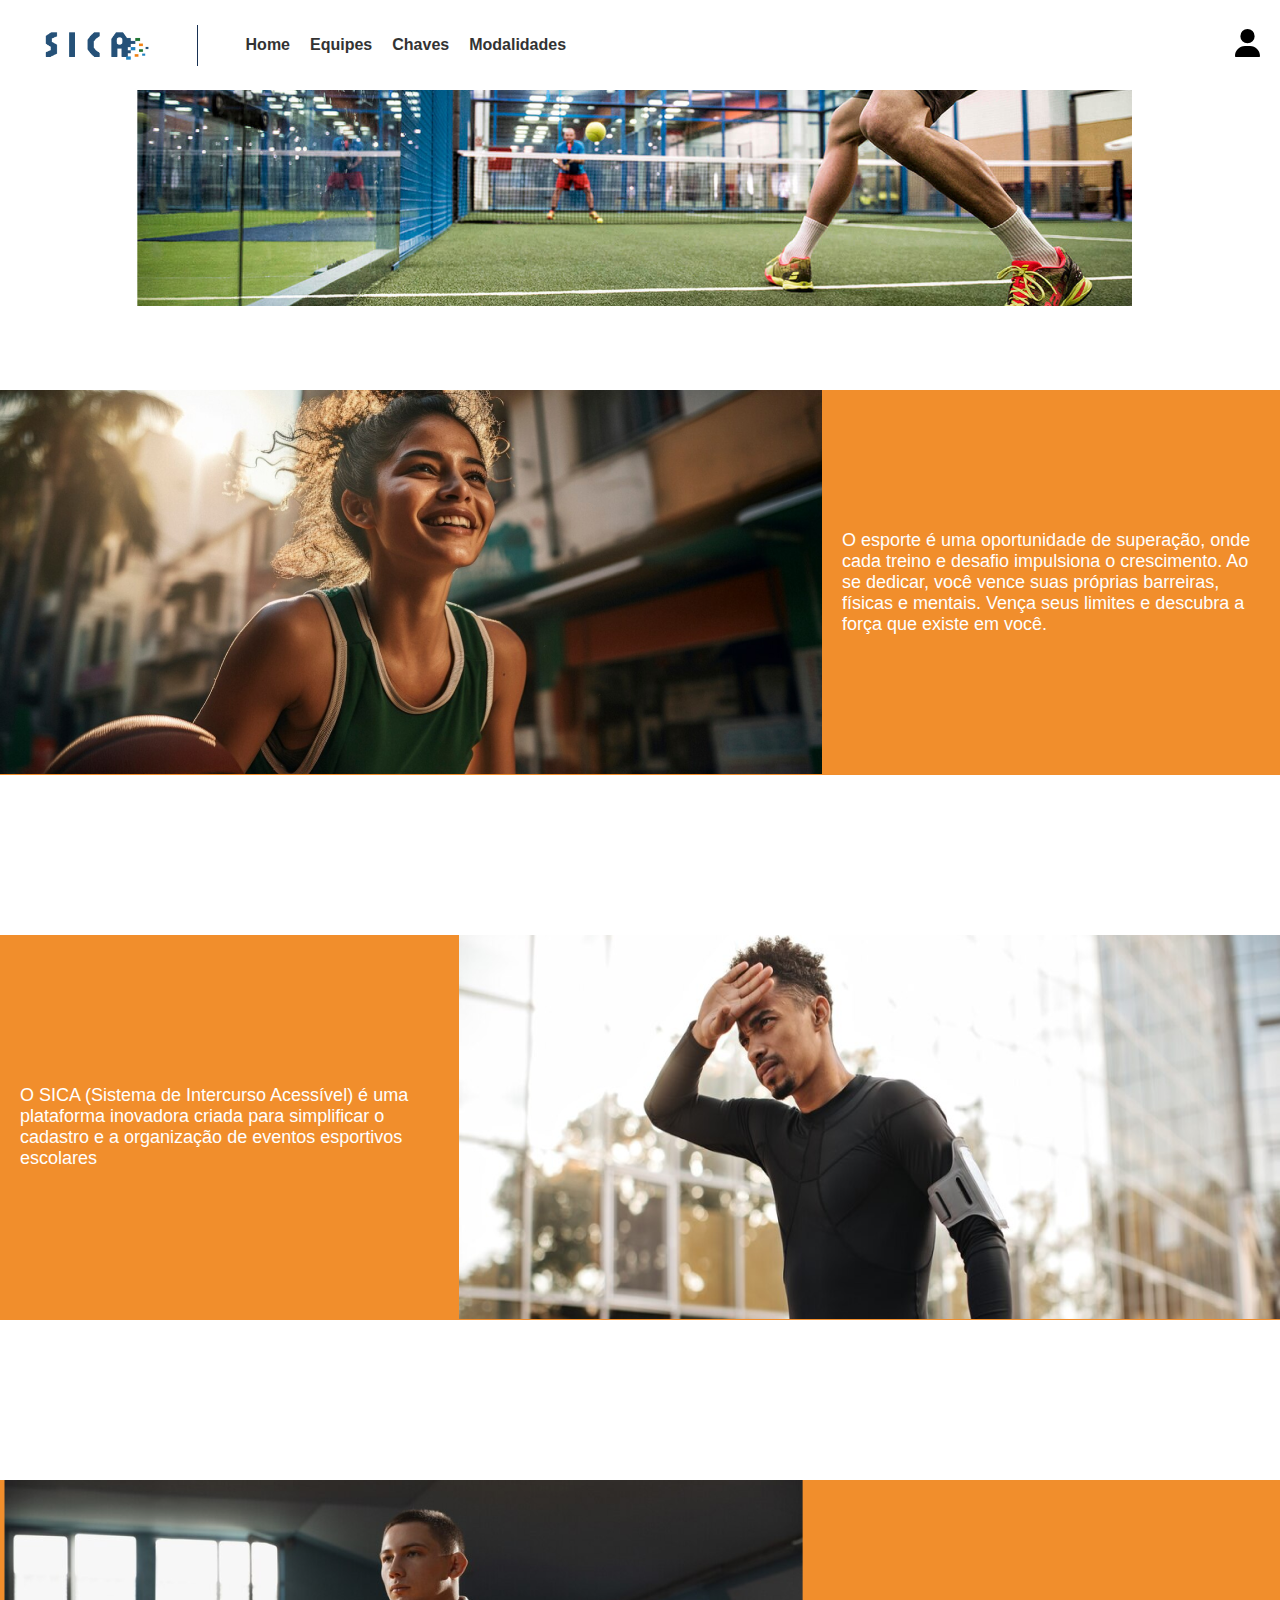
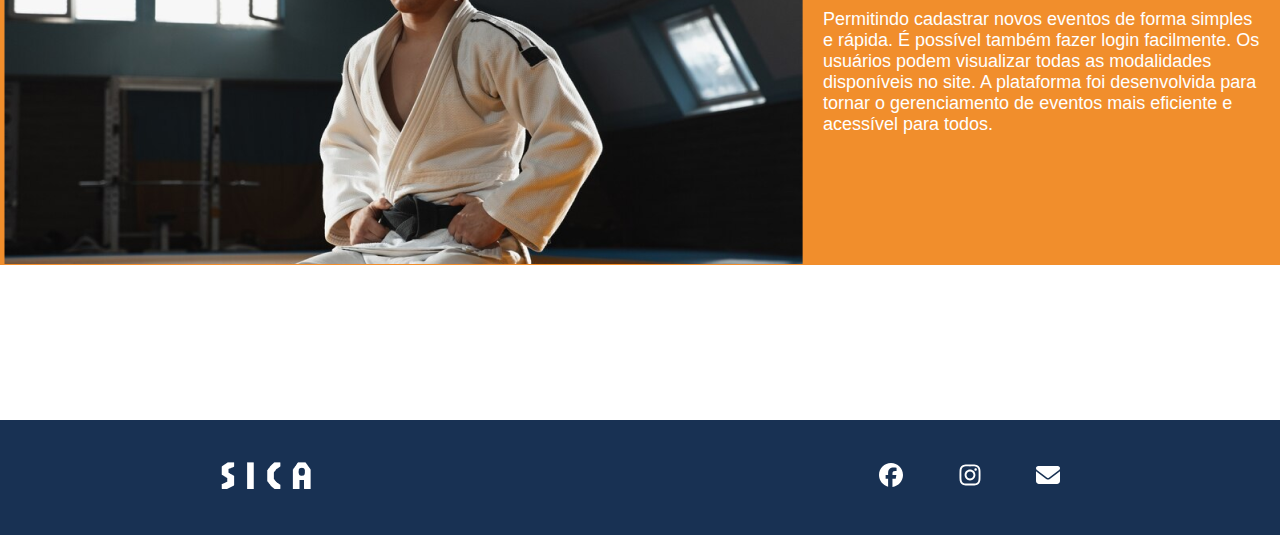
<file: HomePage/index.html>
<!DOCTYPE html>
<html lang="pt-br">

<head>
    <meta charset="UTF-8">
    <meta name="viewport" content="width=device-width, initial-scale=1.0">
    <title>SICA - Sistema de Intercurso Acessível</title>
    <link rel="stylesheet" href="style.css">
</head>

<body>
    <!-- Cabeçalho -->
    <header>
        <div id="atalhos">
            <a href="#">
                <img class="logo" src="image/logo.png">
            </a>
            <img src="image/Line 3.png">
            <nav>
                <ul>
                    <li><a href="#">Home</a></li>
                    <li><a href="#">Equipes</a></li>
                    <li><a href="#">Chaves</a></li>
                    <li><a href="#">Modalidades</a></li>
                </ul>
            </nav>
        </div>
        <a href="#">
            <svg class="user-icon" xmlns="http://www.w3.org/2000/svg"
                viewBox="0 0 448 512"><!--!Font Awesome Free 6.6.0 by @fontawesome - https://fontawesome.com License - https://fontawesome.com/license/free Copyright 2024 Fonticons, Inc.-->
                <path
                    d="M224 256A128 128 0 1 0 224 0a128 128 0 1 0 0 256zm-45.7 48C79.8 304 0 383.8 0 482.3C0 498.7 13.3 512 29.7 512l388.6 0c16.4 0 29.7-13.3 29.7-29.7C448 383.8 368.2 304 269.7 304l-91.4 0z" />
            </svg>
        </a>
    </header>

    <!-- Seções principais -->
    <section class="banner">
        <div class="container-grid">
            <img src="image/banner.png" alt="Imagem de esporte 1">
        </div>
    </section>

    <section id="info">
        <img src="image/image1.png" alt="Imagem de esporte 2">
        <div class="info-text">
            <p>O esporte é uma oportunidade de superação, onde cada treino e desafio impulsiona o crescimento. Ao se
                dedicar, você vence suas próprias barreiras, físicas e mentais. Vença seus limites e descubra a
                força que existe em você.</p>
        </div>
    </section>

    <section id="about">
        <div class="about-text">
            <p>O SICA (Sistema de Intercurso Acessível) é uma plataforma inovadora criada para simplificar o
                cadastro e a organização de eventos esportivos escolares</p>
        </div>
        <img src="image/image2.png" alt="Imagem de esporte 3">
    </section>

    <section id="features">
        <img src="image/image3.png" alt="Imagem de esporte 4">
        <div class="features-text">
            <p>Permitindo cadastrar novos eventos de forma simples e rápida. É possível também fazer login
                facilmente. Os usuários podem visualizar todas as modalidades disponíveis no site. A plataforma foi
                desenvolvida para tornar o gerenciamento de eventos mais eficiente e acessível para todos.</p>
        </div>
    </section>

    <!-- Rodapé -->
    <footer>
        <div class="footer-logo"><img src="image/logoW.png"></div>
        <div class="social-icons">
            <a href="#"><svg xmlns=" http://www.w3.org/2000/svg"
                    viewBox="0 0 512 512"><!--!Font Awesome Free 6.6.0 by @fontawesome - https://fontawesome.com License - https://fontawesome.com/license/free Copyright 2024 Fonticons, Inc.-->
                    <path fill="white"
                        d="M512 256C512 114.6 397.4 0 256 0S0 114.6 0 256C0 376 82.7 476.8 194.2 504.5V334.2H141.4V256h52.8V222.3c0-87.1 39.4-127.5 125-127.5c16.2 0 44.2 3.2 55.7 6.4V172c-6-.6-16.5-1-29.6-1c-42 0-58.2 15.9-58.2 57.2V256h83.6l-14.4 78.2H287V510.1C413.8 494.8 512 386.9 512 256h0z" />
                </svg></a>
            <a href="#"><svg xmlns="http://www.w3.org/2000/svg"
                    viewBox="0 0 448 512"><!--!Font Awesome Free 6.6.0 by @fontawesome - https://fontawesome.com License - https://fontawesome.com/license/free Copyright 2024 Fonticons, Inc.-->
                    <path fill="white"
                        d="M224.1 141c-63.6 0-114.9 51.3-114.9 114.9s51.3 114.9 114.9 114.9S339 319.5 339 255.9 287.7 141 224.1 141zm0 189.6c-41.1 0-74.7-33.5-74.7-74.7s33.5-74.7 74.7-74.7 74.7 33.5 74.7 74.7-33.6 74.7-74.7 74.7zm146.4-194.3c0 14.9-12 26.8-26.8 26.8-14.9 0-26.8-12-26.8-26.8s12-26.8 26.8-26.8 26.8 12 26.8 26.8zm76.1 27.2c-1.7-35.9-9.9-67.7-36.2-93.9-26.2-26.2-58-34.4-93.9-36.2-37-2.1-147.9-2.1-184.9 0-35.8 1.7-67.6 9.9-93.9 36.1s-34.4 58-36.2 93.9c-2.1 37-2.1 147.9 0 184.9 1.7 35.9 9.9 67.7 36.2 93.9s58 34.4 93.9 36.2c37 2.1 147.9 2.1 184.9 0 35.9-1.7 67.7-9.9 93.9-36.2 26.2-26.2 34.4-58 36.2-93.9 2.1-37 2.1-147.8 0-184.8zM398.8 388c-7.8 19.6-22.9 34.7-42.6 42.6-29.5 11.7-99.5 9-132.1 9s-102.7 2.6-132.1-9c-19.6-7.8-34.7-22.9-42.6-42.6-11.7-29.5-9-99.5-9-132.1s-2.6-102.7 9-132.1c7.8-19.6 22.9-34.7 42.6-42.6 29.5-11.7 99.5-9 132.1-9s102.7-2.6 132.1 9c19.6 7.8 34.7 22.9 42.6 42.6 11.7 29.5 9 99.5 9 132.1s2.7 102.7-9 132.1z" />
                </svg></a>
            <a href="#"><svg xmlns="http://www.w3.org/2000/svg"
                    viewBox="0 0 512 512"><!--!Font Awesome Free 6.6.0 by @fontawesome - https://fontawesome.com License - https://fontawesome.com/license/free Copyright 2024 Fonticons, Inc.-->
                    <path fill="white"
                        d="M48 64C21.5 64 0 85.5 0 112c0 15.1 7.1 29.3 19.2 38.4L236.8 313.6c11.4 8.5 27 8.5 38.4 0L492.8 150.4c12.1-9.1 19.2-23.3 19.2-38.4c0-26.5-21.5-48-48-48L48 64zM0 176L0 384c0 35.3 28.7 64 64 64l384 0c35.3 0 64-28.7 64-64l0-208L294.4 339.2c-22.8 17.1-54 17.1-76.8 0L0 176z" />
                </svg></a>
        </div>
    </footer>

</body>

</html>
</file>
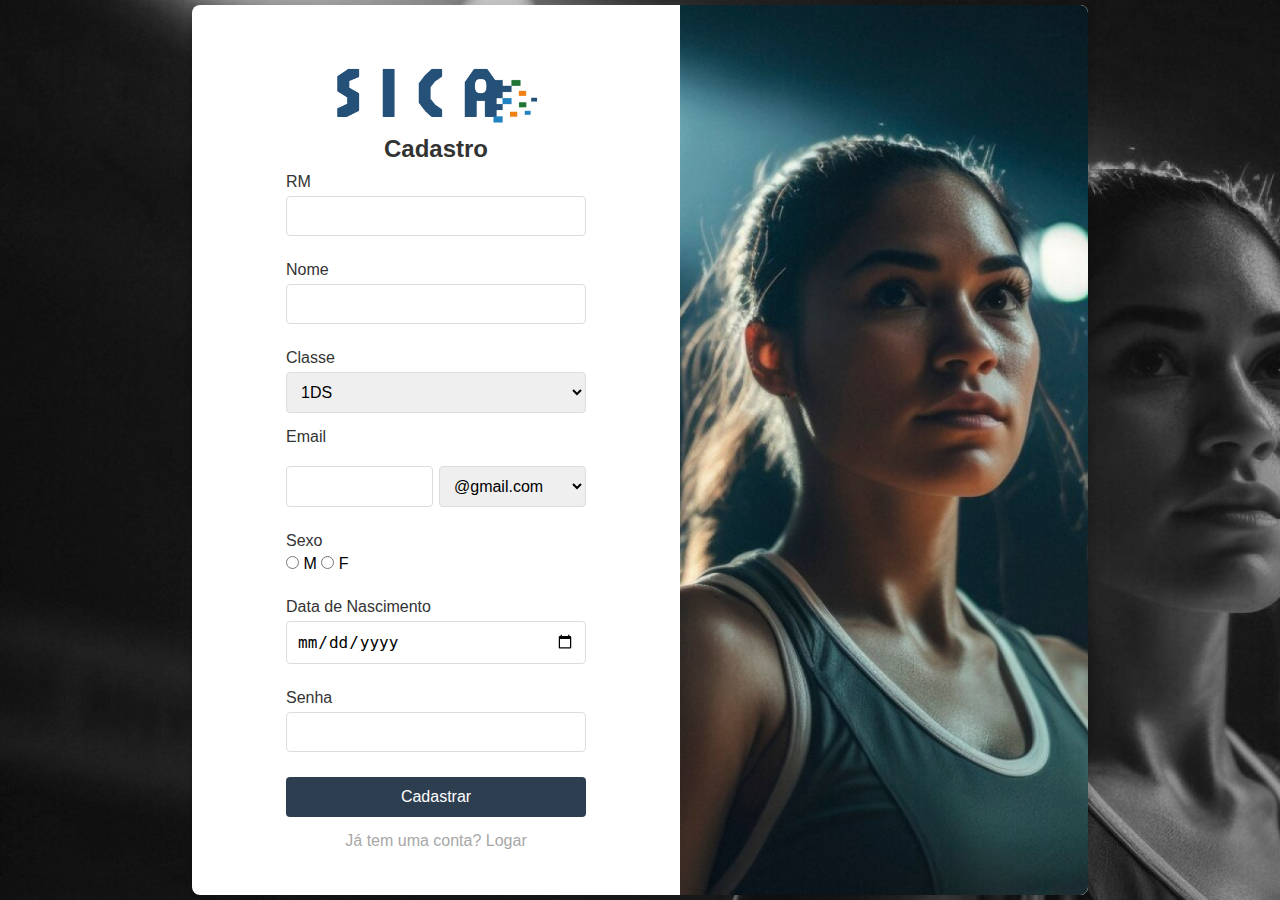
<file: RegisterPage/index.html>
<!DOCTYPE html>
<html lang="pt-br">

<head>
    <meta charset="UTF-8">
    <meta name="viewport" content="width=device-width, initial-scale=1.0">
    <title>Cadastro SICA</title>
    <link rel="stylesheet" href="style.css">
    <script src="script.js"></script>
</head>

<body>
    <div class="container">
        <div class="login-box">
            <img src="image/logo.png" alt="Logo SICA" class="logo">
            <h1>Cadastro</h1>
            <form action="../php/login/ctrCadastro.php" method="post">
                <div class="div">
                    <label for="rm">RM</label>
                    <input type="text" id="rm" name="rm" pattern="\d{6}" required>
                </div>

                <div class="div">
                    <label for="nome">Nome</label>
                    <input type="text" id="nome" name="nome" pattern="^[A-Za-z]+( [A-Za-z]+)*$" required>
                </div>
                <div class="div">
                    <label for="classe">Classe</label>
                    <select id="classe" name="classe" required>
                        <option value="1DS">1DS</option>
                        <option value="2DS">2DS</option>
                        <option value="3DS">3DS</option>
                    </select>
                </div>

                <label for="email">Email</label>
                <div class="div">
                    <div class="email">
                        <input type="text" id="email" name="email"
                            pattern="^(?=[A-Za-z0-9._]{3,}$)(?!.*[_.]{2})[A-Za-z0-9]+([._][A-Za-z0-9]+)*$" required>
                        <select id="email2" name="email2" required>
                            <option value="@gmail.com">@gmail.com</option>
                            <option value="@hotmail.com">@hotmail.com</option>
                            <option value="@outlook.com">@outlook.com</option>
                        </select>
                    </div>
                </div>

                <div class="div">
                    <label for="sexo">Sexo</label>
                    <div>
                        <input type="radio" name="sexo" value="M" required> M
                        <input type="radio" name="sexo" value="F" required> F
                    </div>
                </div>

                <div class="div">
                    <label for="nascimento">Data de Nascimento</label>
                    <input type="date" id="nascimento" name="nascimento" min='1900-01-01' required>
                </div>

                <div class="div">
                    <label for="password">Senha</label>
                    <input type="password" id="senha" name="senha" required>
                </div>

                <div class="div">
                    <button type="submit" name="submit" value="cadastrar">Cadastrar</button>
                </div>

                <label style="text-align: center;"><a href="../LoginPage/">Já tem uma conta? Logar</a></label>

            </form>
        </div>
        <div class="image-box">
            <img src="image/sideImage.png" alt="Usuário" class="user-image">
        </div>
    </div>
</body>


</html>
</file>
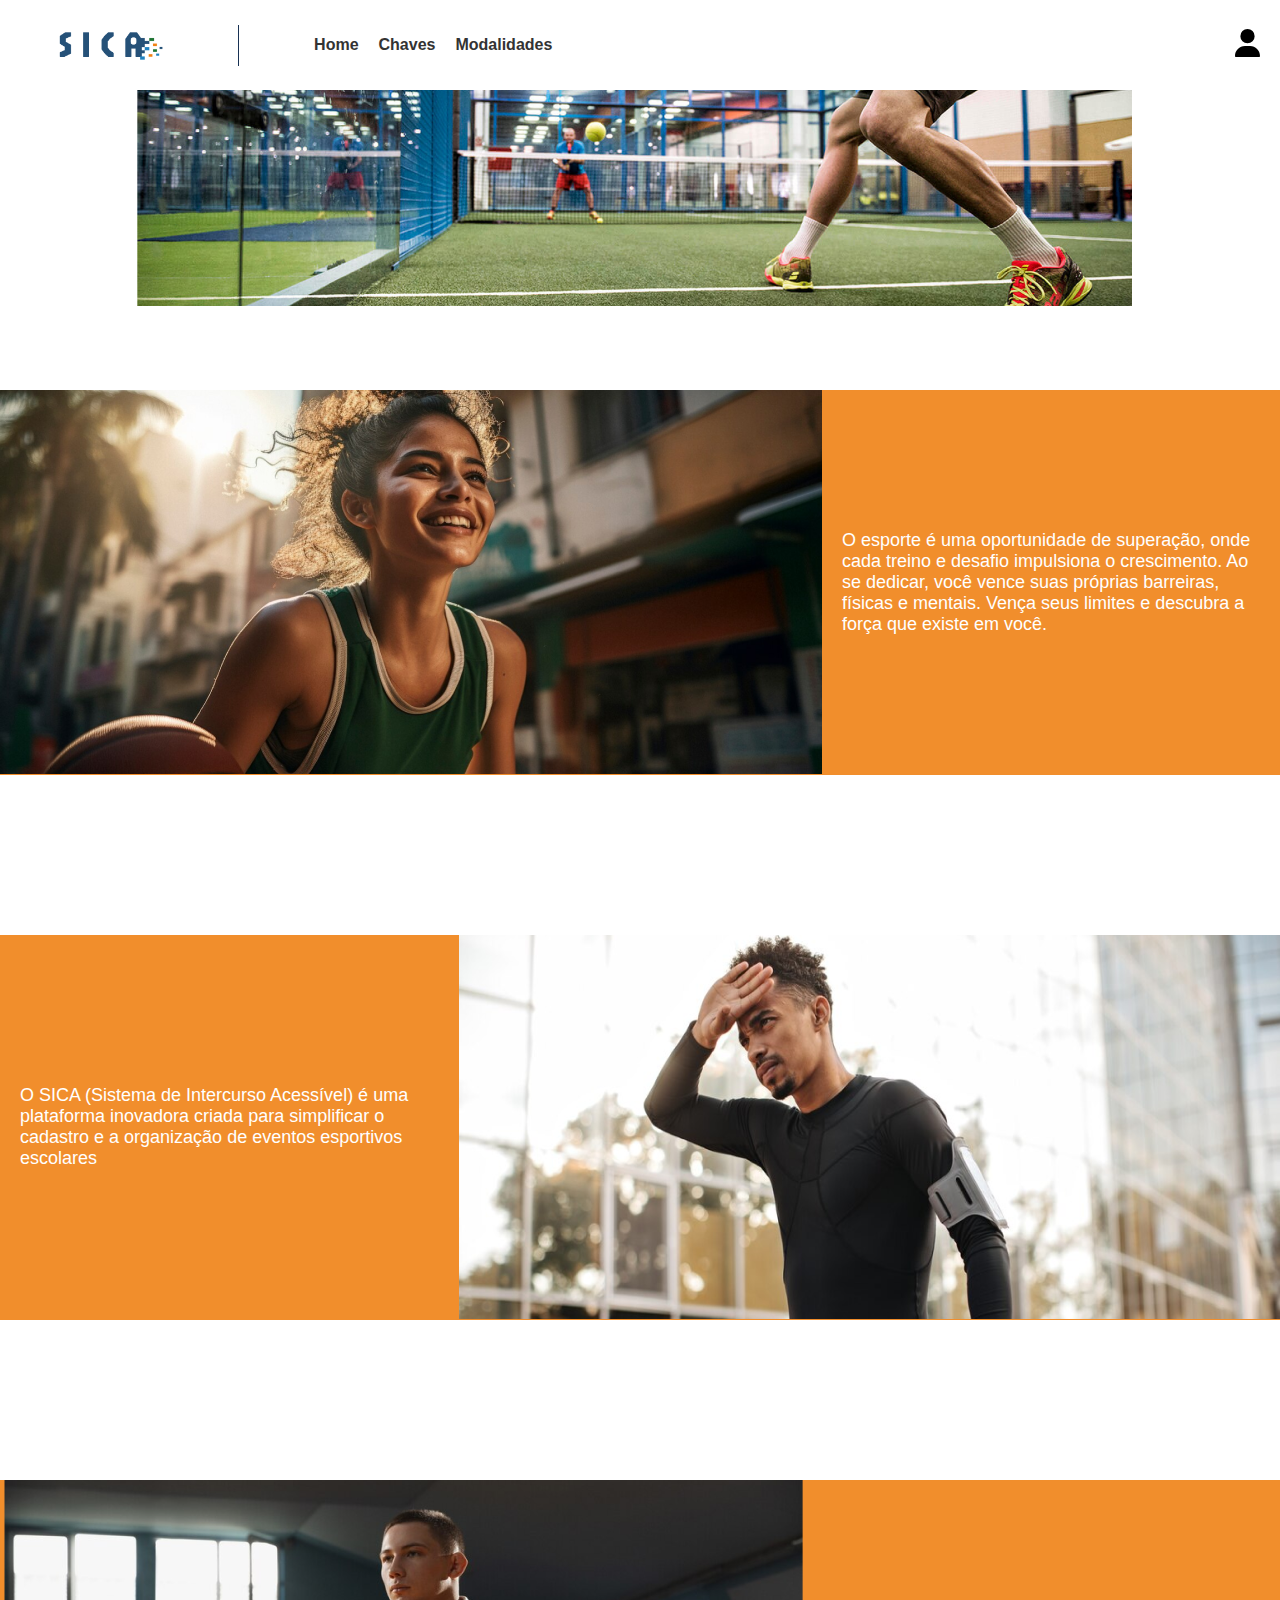
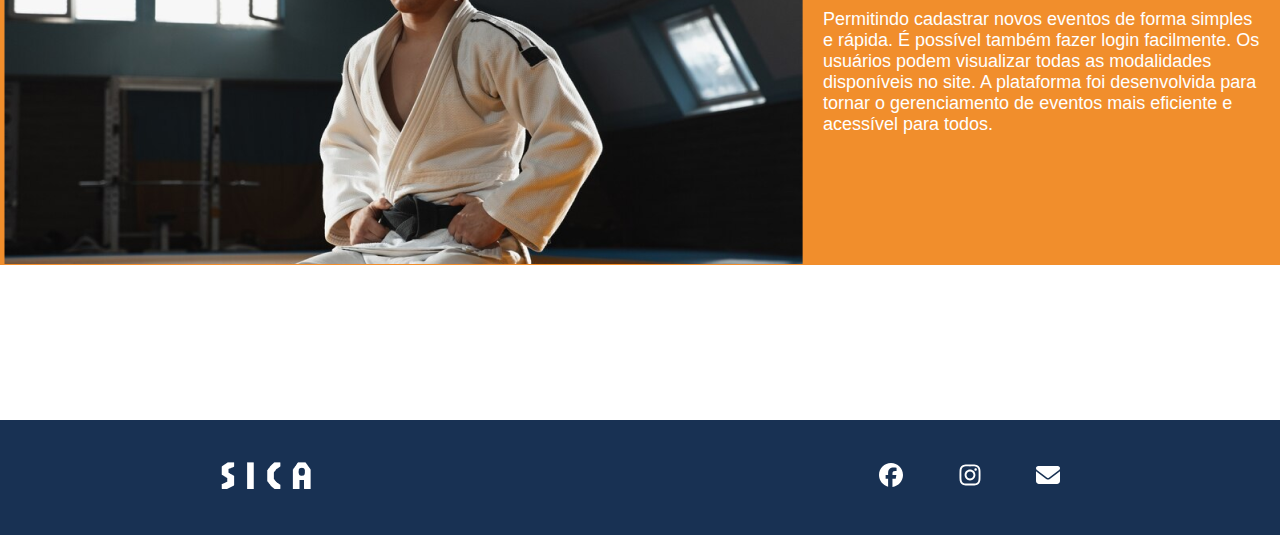
<file: indexHomePage.html>
<!DOCTYPE html>
<html lang="pt-br">

<head>
    <meta charset="UTF-8">
    <meta name="viewport" content="width=device-width, initial-scale=1.0">
    <title>SICA - Sistema de Intercurso Acessível</title>
    <link rel="stylesheet" href="HomePage/style.css">
</head>

<body>
    <!-- Cabeçalho -->
    <header>
        <div id="atalhos">
            <a href="#">
                <img class="logo" src="HomePage/image/logo.png">
            </a>
            <img src="HomePage/image/Line 3.png">
            <nav>
                <ul>
                    <li><a href="indexHomePage.html">Home</a></li>
                    <!-- <li><a href="ModalitiesPage/">Equipes</a></li> -->
                    <li><a href="indexBracketPage.html">Chaves</a></li>
                    <li><a href="indexModalitiesPage.html">Modalidades</a></li>
                </ul>
            </nav>
        </div>
        <a href="indexPerfilPage.html">
            <svg class="user-icon" xmlns="http://www.w3.org/2000/svg"
                viewBox="0 0 448 512"><!--!Font Awesome Free 6.6.0 by @fontawesome - https://fontawesome.com License - https://fontawesome.com/license/free Copyright 2024 Fonticons, Inc.-->
                <path
                    d="M224 256A128 128 0 1 0 224 0a128 128 0 1 0 0 256zm-45.7 48C79.8 304 0 383.8 0 482.3C0 498.7 13.3 512 29.7 512l388.6 0c16.4 0 29.7-13.3 29.7-29.7C448 383.8 368.2 304 269.7 304l-91.4 0z" />
            </svg>
        </a>
    </header>

    <!-- Seções principais -->
    <section class="banner">
        <div class="container-grid">
            <img src="HomePage/image/banner.png" alt="Imagem de esporte 1">
        </div>
    </section>

    <section id="info">
        <img src="HomePage/image/image1.png" alt="Imagem de esporte 2">
        <div class="info-text">
            <p>O esporte é uma oportunidade de superação, onde cada treino e desafio impulsiona o crescimento. Ao se
                dedicar, você vence suas próprias barreiras, físicas e mentais. Vença seus limites e descubra a
                força que existe em você.</p>
        </div>
    </section>

    <section id="about">
        <div class="about-text">
            <p>O SICA (Sistema de Intercurso Acessível) é uma plataforma inovadora criada para simplificar o
                cadastro e a organização de eventos esportivos escolares</p>
        </div>
        <img src="HomePage/image/image2.png" alt="Imagem de esporte 3">
    </section>

    <section id="features">
        <img src="HomePage/image/image3.png" alt="Imagem de esporte 4">
        <div class="features-text">
            <p>Permitindo cadastrar novos eventos de forma simples e rápida. É possível também fazer login
                facilmente. Os usuários podem visualizar todas as modalidades disponíveis no site. A plataforma foi
                desenvolvida para tornar o gerenciamento de eventos mais eficiente e acessível para todos.</p>
        </div>
    </section>

    <!-- Rodapé -->
    <footer>
        <div class="footer-logo"><img src="HomePage/image/logoW.png"></div>
        <div class="social-icons">
            <a href="#"><svg xmlns=" http://www.w3.org/2000/svg"
                    viewBox="0 0 512 512"><!--!Font Awesome Free 6.6.0 by @fontawesome - https://fontawesome.com License - https://fontawesome.com/license/free Copyright 2024 Fonticons, Inc.-->
                    <path fill="white"
                        d="M512 256C512 114.6 397.4 0 256 0S0 114.6 0 256C0 376 82.7 476.8 194.2 504.5V334.2H141.4V256h52.8V222.3c0-87.1 39.4-127.5 125-127.5c16.2 0 44.2 3.2 55.7 6.4V172c-6-.6-16.5-1-29.6-1c-42 0-58.2 15.9-58.2 57.2V256h83.6l-14.4 78.2H287V510.1C413.8 494.8 512 386.9 512 256h0z" />
                </svg></a>
            <a href="#"><svg xmlns="http://www.w3.org/2000/svg"
                    viewBox="0 0 448 512"><!--!Font Awesome Free 6.6.0 by @fontawesome - https://fontawesome.com License - https://fontawesome.com/license/free Copyright 2024 Fonticons, Inc.-->
                    <path fill="white"
                        d="M224.1 141c-63.6 0-114.9 51.3-114.9 114.9s51.3 114.9 114.9 114.9S339 319.5 339 255.9 287.7 141 224.1 141zm0 189.6c-41.1 0-74.7-33.5-74.7-74.7s33.5-74.7 74.7-74.7 74.7 33.5 74.7 74.7-33.6 74.7-74.7 74.7zm146.4-194.3c0 14.9-12 26.8-26.8 26.8-14.9 0-26.8-12-26.8-26.8s12-26.8 26.8-26.8 26.8 12 26.8 26.8zm76.1 27.2c-1.7-35.9-9.9-67.7-36.2-93.9-26.2-26.2-58-34.4-93.9-36.2-37-2.1-147.9-2.1-184.9 0-35.8 1.7-67.6 9.9-93.9 36.1s-34.4 58-36.2 93.9c-2.1 37-2.1 147.9 0 184.9 1.7 35.9 9.9 67.7 36.2 93.9s58 34.4 93.9 36.2c37 2.1 147.9 2.1 184.9 0 35.9-1.7 67.7-9.9 93.9-36.2 26.2-26.2 34.4-58 36.2-93.9 2.1-37 2.1-147.8 0-184.8zM398.8 388c-7.8 19.6-22.9 34.7-42.6 42.6-29.5 11.7-99.5 9-132.1 9s-102.7 2.6-132.1-9c-19.6-7.8-34.7-22.9-42.6-42.6-11.7-29.5-9-99.5-9-132.1s-2.6-102.7 9-132.1c7.8-19.6 22.9-34.7 42.6-42.6 29.5-11.7 99.5-9 132.1-9s102.7-2.6 132.1 9c19.6 7.8 34.7 22.9 42.6 42.6 11.7 29.5 9 99.5 9 132.1s2.7 102.7-9 132.1z" />
                </svg></a>
            <a href="#"><svg xmlns="http://www.w3.org/2000/svg"
                    viewBox="0 0 512 512"><!--!Font Awesome Free 6.6.0 by @fontawesome - https://fontawesome.com License - https://fontawesome.com/license/free Copyright 2024 Fonticons, Inc.-->
                    <path fill="white"
                        d="M48 64C21.5 64 0 85.5 0 112c0 15.1 7.1 29.3 19.2 38.4L236.8 313.6c11.4 8.5 27 8.5 38.4 0L492.8 150.4c12.1-9.1 19.2-23.3 19.2-38.4c0-26.5-21.5-48-48-48L48 64zM0 176L0 384c0 35.3 28.7 64 64 64l384 0c35.3 0 64-28.7 64-64l0-208L294.4 339.2c-22.8 17.1-54 17.1-76.8 0L0 176z" />
                </svg></a>
        </div>
    </footer>

</body>

</html>
</file>
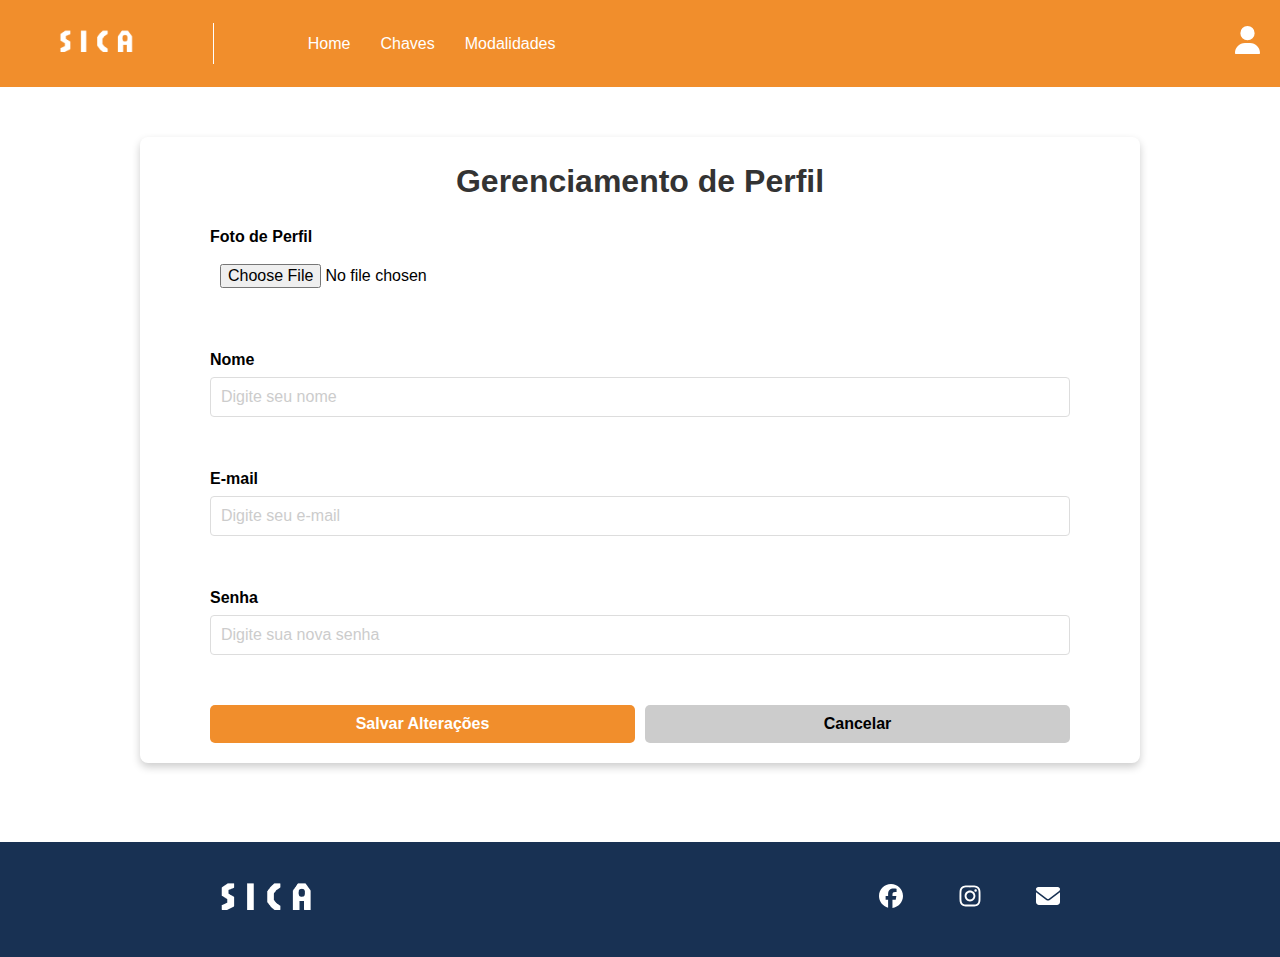
<file: indexPerfilPage.html>
<!DOCTYPE html>
<html lang="pt-br">

<head>
    <meta charset="UTF-8">
    <meta name="viewport" content="width=device-width, initial-scale=1.0">
    <title>Gerenciamento de Perfil</title>
    <link rel="stylesheet" href="PerfilPage/style.css">
</head>

<body>
    <header>
        <div class="navbar">
            <div>
                <a href="#">
                    <img src="PerfilPage/images/logoW.png" alt="Logo SICA" class="logo">
                </a>
            </div>
            <img src="PerfilPage/images/Line 4.png">
            <nav>
                <ul>
                    <li><a href="indexHomePage.html">Home</a></li>
                    <!-- <li><a href="ModalitiesPage/">Equipes</a></li> -->
                    <li><a href="indexBracketPage.html">Chaves</a></li>
                    <li><a href="indexModalitiesPage.html">Modalidades</a></li>
                </ul>
            </nav>
        </div>
            <div>
                <a href="indexPerfilPage.html" class="user-icon">
                    <svg xmlns="http://www.w3.org/2000/svg" 
                        viewBox="0 0 448 512"><!--!Font Awesome Free 6.6.0 by @fontawesome - https://fontawesome.com License - https://fontawesome.com/license/free Copyright 2024 Fonticons, Inc.-->
                        <path fill="white"
                            d="M224 256A128 128 0 1 0 224 0a128 128 0 1 0 0 256zm-45.7 48C79.8 304 0 383.8 0 482.3C0 498.7 13.3 512 29.7 512l388.6 0c16.4 0 29.7-13.3 29.7-29.7C448 383.8 368.2 304 269.7 304l-91.4 0z" />
                    </svg>
                </a>
            </div>
    </header>

    <main>
        <div class="profile-container">
            <h1>Gerenciamento de Perfil</h1>

            <form class="profile-form">
                <!-- Foto do perfil -->
                <div class="form-group">
                    <label for="profile-picture">Foto de Perfil</label>
                    <input type="file" id="profile-picture" accept="image/*">
                </div>

                <!-- Nome -->
                <div class="form-group">
                    <label for="name">Nome</label>
                    <input type="text" id="name" placeholder="Digite seu nome" required>
                </div>

                <!-- E-mail -->
                <div class="form-group">
                    <label for="email">E-mail</label>
                    <input type="email" id="email" placeholder="Digite seu e-mail" required>
                </div>

                <!-- Senha -->
                <div class="form-group">
                    <label for="password">Senha</label>
                    <input type="password" id="password" placeholder="Digite sua nova senha">
                </div>

                <!-- Botões -->
                <div class="form-buttons">
                    <button type="submit" class="btn-save">Salvar Alterações</button>
                    <button type="reset" class="btn-cancel">Cancelar</button>
                </div>
            </form>
        </div>
    </main>

    <footer>
        <div class="footer-logo"><img src="PerfilPage/images/logoW.png"></div>
        <div class="social-icons">
            <a href="#"><svg xmlns=" http://www.w3.org/2000/svg"
                    viewBox="0 0 512 512"><!--!Font Awesome Free 6.6.0 by @fontawesome - https://fontawesome.com License - https://fontawesome.com/license/free Copyright 2024 Fonticons, Inc.-->
                    <path fill="white"
                        d="M512 256C512 114.6 397.4 0 256 0S0 114.6 0 256C0 376 82.7 476.8 194.2 504.5V334.2H141.4V256h52.8V222.3c0-87.1 39.4-127.5 125-127.5c16.2 0 44.2 3.2 55.7 6.4V172c-6-.6-16.5-1-29.6-1c-42 0-58.2 15.9-58.2 57.2V256h83.6l-14.4 78.2H287V510.1C413.8 494.8 512 386.9 512 256h0z" />
                </svg></a>
            <a href="#"><svg xmlns="http://www.w3.org/2000/svg"
                    viewBox="0 0 448 512"><!--!Font Awesome Free 6.6.0 by @fontawesome - https://fontawesome.com License - https://fontawesome.com/license/free Copyright 2024 Fonticons, Inc.-->
                    <path fill="white"
                        d="M224.1 141c-63.6 0-114.9 51.3-114.9 114.9s51.3 114.9 114.9 114.9S339 319.5 339 255.9 287.7 141 224.1 141zm0 189.6c-41.1 0-74.7-33.5-74.7-74.7s33.5-74.7 74.7-74.7 74.7 33.5 74.7 74.7-33.6 74.7-74.7 74.7zm146.4-194.3c0 14.9-12 26.8-26.8 26.8-14.9 0-26.8-12-26.8-26.8s12-26.8 26.8-26.8 26.8 12 26.8 26.8zm76.1 27.2c-1.7-35.9-9.9-67.7-36.2-93.9-26.2-26.2-58-34.4-93.9-36.2-37-2.1-147.9-2.1-184.9 0-35.8 1.7-67.6 9.9-93.9 36.1s-34.4 58-36.2 93.9c-2.1 37-2.1 147.9 0 184.9 1.7 35.9 9.9 67.7 36.2 93.9s58 34.4 93.9 36.2c37 2.1 147.9 2.1 184.9 0 35.9-1.7 67.7-9.9 93.9-36.2 26.2-26.2 34.4-58 36.2-93.9 2.1-37 2.1-147.8 0-184.8zM398.8 388c-7.8 19.6-22.9 34.7-42.6 42.6-29.5 11.7-99.5 9-132.1 9s-102.7 2.6-132.1-9c-19.6-7.8-34.7-22.9-42.6-42.6-11.7-29.5-9-99.5-9-132.1s-2.6-102.7 9-132.1c7.8-19.6 22.9-34.7 42.6-42.6 29.5-11.7 99.5-9 132.1-9s102.7-2.6 132.1 9c19.6 7.8 34.7 22.9 42.6 42.6 11.7 29.5 9 99.5 9 132.1s2.7 102.7-9 132.1z" />
                </svg></a>
            <a href="#"><svg xmlns="http://www.w3.org/2000/svg"
                    viewBox="0 0 512 512"><!--!Font Awesome Free 6.6.0 by @fontawesome - https://fontawesome.com License - https://fontawesome.com/license/free Copyright 2024 Fonticons, Inc.-->
                    <path fill="white"
                        d="M48 64C21.5 64 0 85.5 0 112c0 15.1 7.1 29.3 19.2 38.4L236.8 313.6c11.4 8.5 27 8.5 38.4 0L492.8 150.4c12.1-9.1 19.2-23.3 19.2-38.4c0-26.5-21.5-48-48-48L48 64zM0 176L0 384c0 35.3 28.7 64 64 64l384 0c35.3 0 64-28.7 64-64l0-208L294.4 339.2c-22.8 17.1-54 17.1-76.8 0L0 176z" />
                </svg></a>
        </div>
    </footer>
</body>

</html>
</file>
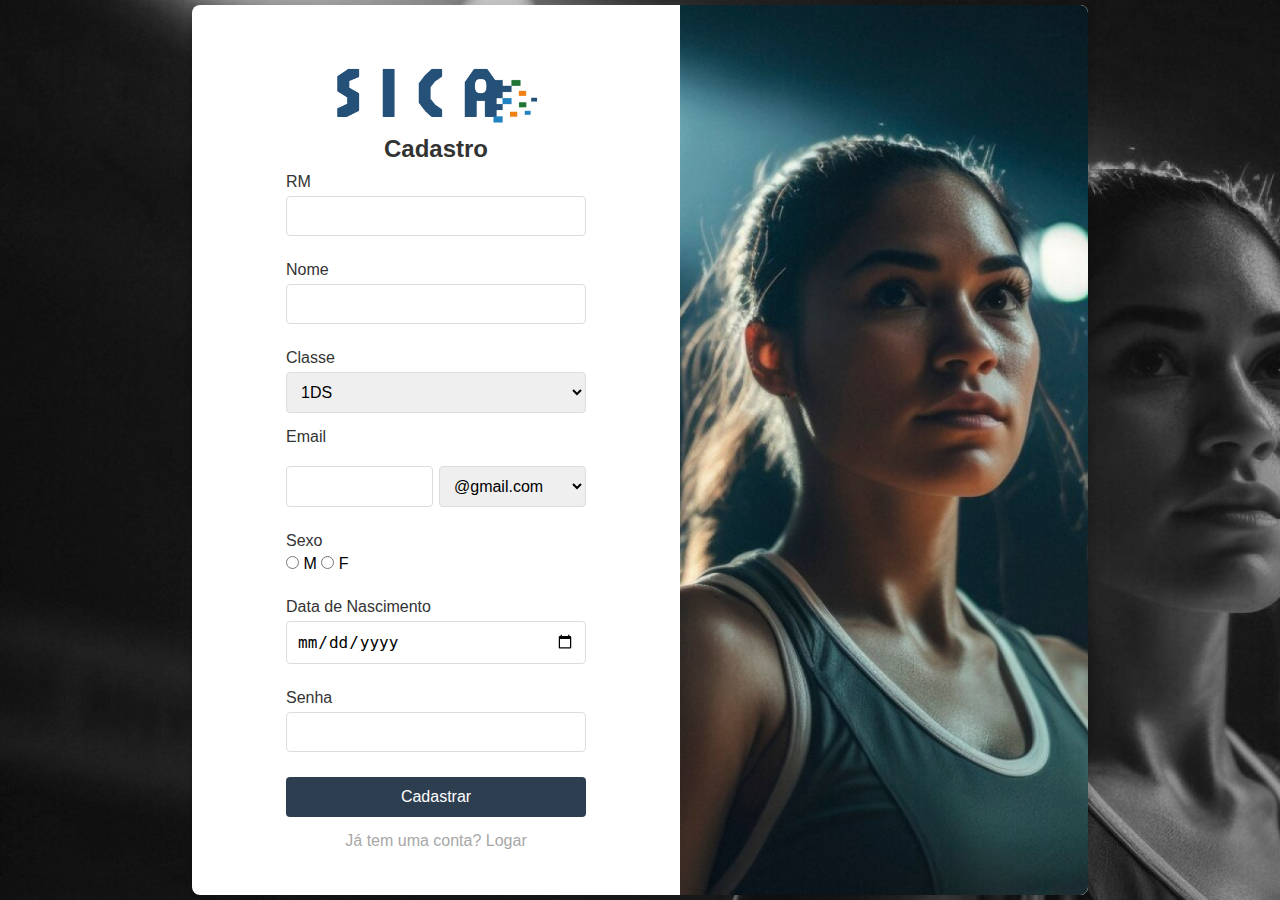
<file: indexRegisterPage.html>
<!DOCTYPE html>
<html lang="pt-br">

<head>
    <meta charset="UTF-8">
    <meta name="viewport" content="width=device-width, initial-scale=1.0">
    <title>Cadastro SICA</title>
    <link rel="stylesheet" href="RegisterPage/style.css">
    <script src="RegisterPage/script.js"></script>
</head>

<body>
    <div class="container">
        <div class="login-box">
            <img src="RegisterPage/image/logo.png" alt="Logo SICA" class="logo">
            <h1>Cadastro</h1>
            <form action="php/login/ctrCadastro.php" method="post">
                <div class="div">
                    <label for="rm">RM</label>
                    <input type="text" id="rm" name="rm" pattern="\d{6}" required>
                </div>

                <div class="div">
                    <label for="nome">Nome</label>
                    <input type="text" id="nome" name="nome" pattern="^[A-Za-z]+( [A-Za-z]+)*$" required>
                </div>
                <div class="div">
                    <label for="classe">Classe</label>
                    <select id="classe" name="classe" required>
                        <option value="1DS">1DS</option>
                        <option value="2DS">2DS</option>
                        <option value="3DS">3DS</option>
                    </select>
                </div>

                <label for="email">Email</label>
                <div class="div">
                    <div class="email">
                        <input type="text" id="email" name="email"
                            pattern="^(?=[A-Za-z0-9._]{3,}$)(?!.*[_.]{2})[A-Za-z0-9]+([._][A-Za-z0-9]+)*$" required>
                        <select id="email2" name="email2" required>
                            <option value="@gmail.com">@gmail.com</option>
                            <option value="@hotmail.com">@hotmail.com</option>
                            <option value="@outlook.com">@outlook.com</option>
                        </select>
                    </div>
                </div>

                <div class="div">
                    <label for="sexo">Sexo</label>
                    <div>
                        <input type="radio" name="sexo" value="M" required> M
                        <input type="radio" name="sexo" value="F" required> F
                    </div>
                </div>

                <div class="div">
                    <label for="nascimento">Data de Nascimento</label>
                    <input type="date" id="nascimento" name="nascimento" min='1900-01-01' required>
                </div>

                <div class="div">
                    <label for="password">Senha</label>
                    <input type="password" id="senha" name="senha" required>
                </div>

                <div class="div">
                    <button type="submit" name="submit" value="cadastrar">Cadastrar</button>
                </div>

                <label style="text-align: center;"><a href="../LoginPage/">Já tem uma conta? Logar</a></label>

            </form>
        </div>
        <div class="image-box">
            <img src="RegisterPage/image/sideImage.png" alt="Usuário" class="user-image">
        </div>
    </div>
</body>


</html>
</file>
<file: HomePage/style.css>
* {
    margin: 0;
    padding: 0;
    box-sizing: border-box;
}

.container-grid {
    width: 80%;
    max-width: 1770px;

    margin: 0 auto;
}

body {
    font-family: Arial, sans-serif;
}

header {
    display: flex;
    justify-content: space-between;
    align-items: center;
    padding: 20px;
    background-color: #fff;
}

#atalhos {
    width: 590px;

    display: flex;
    justify-content: space-around;
    align-items: center;
}

.logo {
    width: 105px;
}

nav ul {
    display: flex;
    list-style: none;
}

nav ul li {
    margin-right: 20px;
}

nav ul li a {
    text-decoration: none;
    color: #333;
    font-weight: bold;
}

.navbar nav ul li a:hover {
    text-decoration: underline;
}

.user-icon {
   width: 25px;
}

.banner {
    align-items: center;
}

.banner img {
    width: 98%;
    height: auto;
}

#info, #about, #features {
    height: 385px;
    padding: 40px 0px;

    /* overflow: hidden; */
    
    display: flex;
    align-items: center;
    align-content: space-between;
    justify-content: center;
}

.info-text, .about-text, .features-text {
    padding: 20px;
    width: 680px;
}

.info-text p, .features-text p, .about-text p {
    font-size: 18px;
    color: #fff;
}

#about, #features {
    margin-top: 160px;
}

#info {
    background-color: #F18E2C;
    color: #fff;
    margin-top: 80px;
}

#info img, #features img, #about img{
    object-fit: fill;

    transition: transform 300ms;
}

#info img:hover, #features img:hover, #about img:hover{
    transform: scale(1.05);
}

#about {
    background-color: #F18E2C;
    color: #fff;
}

#features {
    background-color: #F18E2C;
    color: #fff;
    margin-bottom: 155px;
}

.about-text h2 {
    font-size: 24px;
    color: #fff;
}

footer {
    height: 115px;
    display: flex;
    justify-content: space-between;
    align-items: center;
    padding: 20px;
    background-color: #183153;
}

.footer-logo {
    font-size: 24px;
    color: #fff;
    margin-left: 200px;
}
.social-icons {
    margin-right: 200px;
}

.social-icons svg{
    fill: #fff;
    width: 24px;
    height: 24px;
    margin-left: 50px;
}
</file>
<file: RegisterPage/style.css>
* {
    margin: 0;
    padding: 0;
    box-sizing: border-box;
}

body {
    font-family: Arial, sans-serif;
    display: flex;
    align-items: center;
    justify-content: center;
    height: 100vh;
    background-image: url(image/background.png);
}

.container {
    display: flex;
    max-width: 70vw;
    width: 100%;
    background-color: #ffffff;
    box-shadow: 0 4px 8px rgba(0, 0, 0, 0.2);
    border-radius: 8px;
    overflow: hidden;
}

.login-box {
    padding: 40px;
    flex: 1;
    display: flex;
    flex-direction: column;
    align-items: center;
    justify-content: center;
}

.div {
    margin-top: 10px;
    margin-bottom: 10px;
    display: flex;
    flex-direction: column;
}

.logo {
    width: 50%;
}

h1 {
    font-size: 24px;
    color: #333;
}

form {
    width: 100%;
    max-width: 300px;
    display: flex;
    flex-direction: column;
    gap: 5px;
}

label {
    margin-bottom: 5px;
    color: #333;
}

input, select {
    padding: 10px;
    border: 1px solid #ddd;
    border-radius: 4px;
    font-size: 16px;
}

.email {
    display: flex;
    justify-content: space-between;
}

.email input, .email select {
    width: 49%;
}

button {
    padding: 10px;
    height: 40px;
    background-color: #2d3e50;
    color: #fff;
    border: none;
    border-radius: 4px;
    cursor: pointer;
    font-size: 16px;
    transition: background-color 0.3s ease;
}

button:hover {
    background-color: #1a2a3b;
}

.image-box {
    flex: 1;
    display: flex;
    align-items: center;
    justify-content: center;
    background-color: #e0e0e0;
    overflow: hidden;
}

.user-image {
    width: 100%;
    height: 100%;
    object-fit: cover;
    object-position: 60% 0;
}

input[type="radio"] {
    margin-bottom: 0;
    width: fit-content;
}

a:link, a:visited, a:hover, a:active{
    color: #a7a7a7;
    background-color: transparent;
    text-decoration: none;
  }
</file>
<file: PerfilPage/style.css>
/* Reset básico */
* {
    margin: 0;
    padding: 0;
    box-sizing: border-box;
}

body {
    font-family: Arial, sans-serif;
    background-color: #fff;
    color: #000;
    line-height: 1.5;
}

/* Cabeçalho */
header {
    background-color: #F18E2C;

    display: flex;
    justify-content: space-between;
    align-items: center;
    padding: 20px;
}

.navbar {
    width: 590px;

    display: flex;
    justify-content: space-around;
    align-items: center;
}

.logo {
    height: 40px;
}

.navbar nav ul {
    display: flex;
    list-style: none;
}

.navbar nav ul li {
    margin: 0 15px;
}

.navbar nav ul li a {
    text-decoration: none;
    color: #fff;
    font-size: 16px;
}

.navbar nav ul li a:hover {
    text-decoration: underline;
}

.user-icon svg{
    width: 25px;
    cursor: pointer;
}

/* Conteúdo principal */
.profile-container {
    max-width: 1000px;
    margin: 50px auto;
    padding: 20px 70px;
    background-color: #fff;
    border-radius: 8px;
    box-shadow: 0 4px 8px rgba(0, 0, 0, 0.2);
}

h1 {
    text-align: center;
    margin-bottom: 20px;
    color: #333;
}

.profile-form {
    display: flex;
    flex-direction: column;
    gap: 20px;
}

.form-group {
    display: flex;
    flex-direction: column;
    gap: 5px;
}

label {
    font-weight: bold;
}

input[type="text"],
input[type="email"],
input[type="password"],
input[type="file"] {
    padding: 10px;
    margin-bottom: 30px;
    border: 1px solid #ddd;
    border-radius: 4px;
    font-size: 16px;
}

input::placeholder {
    color: #cccccc;
}

input[type="file"] {
    border: none;
}

input:focus {
    outline: none;
    border-color: #F18E2C;
}

/* Botões */
.form-buttons {
    display: flex;
    justify-content: space-between;
    gap: 10px;
}

button {
    flex: 1;
    padding: 10px;
    border: none;
    border-radius: 5px;
    font-weight: bold;
    font-size: 16px;
    cursor: pointer;
}

.btn-save {
    background-color: #F18E2C;
    color: white;
}

.btn-save:hover {
    background-color: #f7a245;
}

.btn-cancel {
    background-color: #cccccc;
    color: black;
}

.btn-cancel:hover {
    background-color: #e0e0e0;
}

/* Rodapé */
footer {
    height: 115px;
    margin-top: 79px;
    display: flex;
    justify-content: space-between;
    align-items: center;
    padding: 20px;
    background-color: #183153;
}

.footer-logo {
    font-size: 24px;
    color: #fff;
    margin-left: 200px;
}
.social-icons {
    margin-right: 200px;
}

.social-icons svg{
    fill: #fff;
    width: 24px;
    height: 24px;
    margin-left: 50px;
}
</file>
